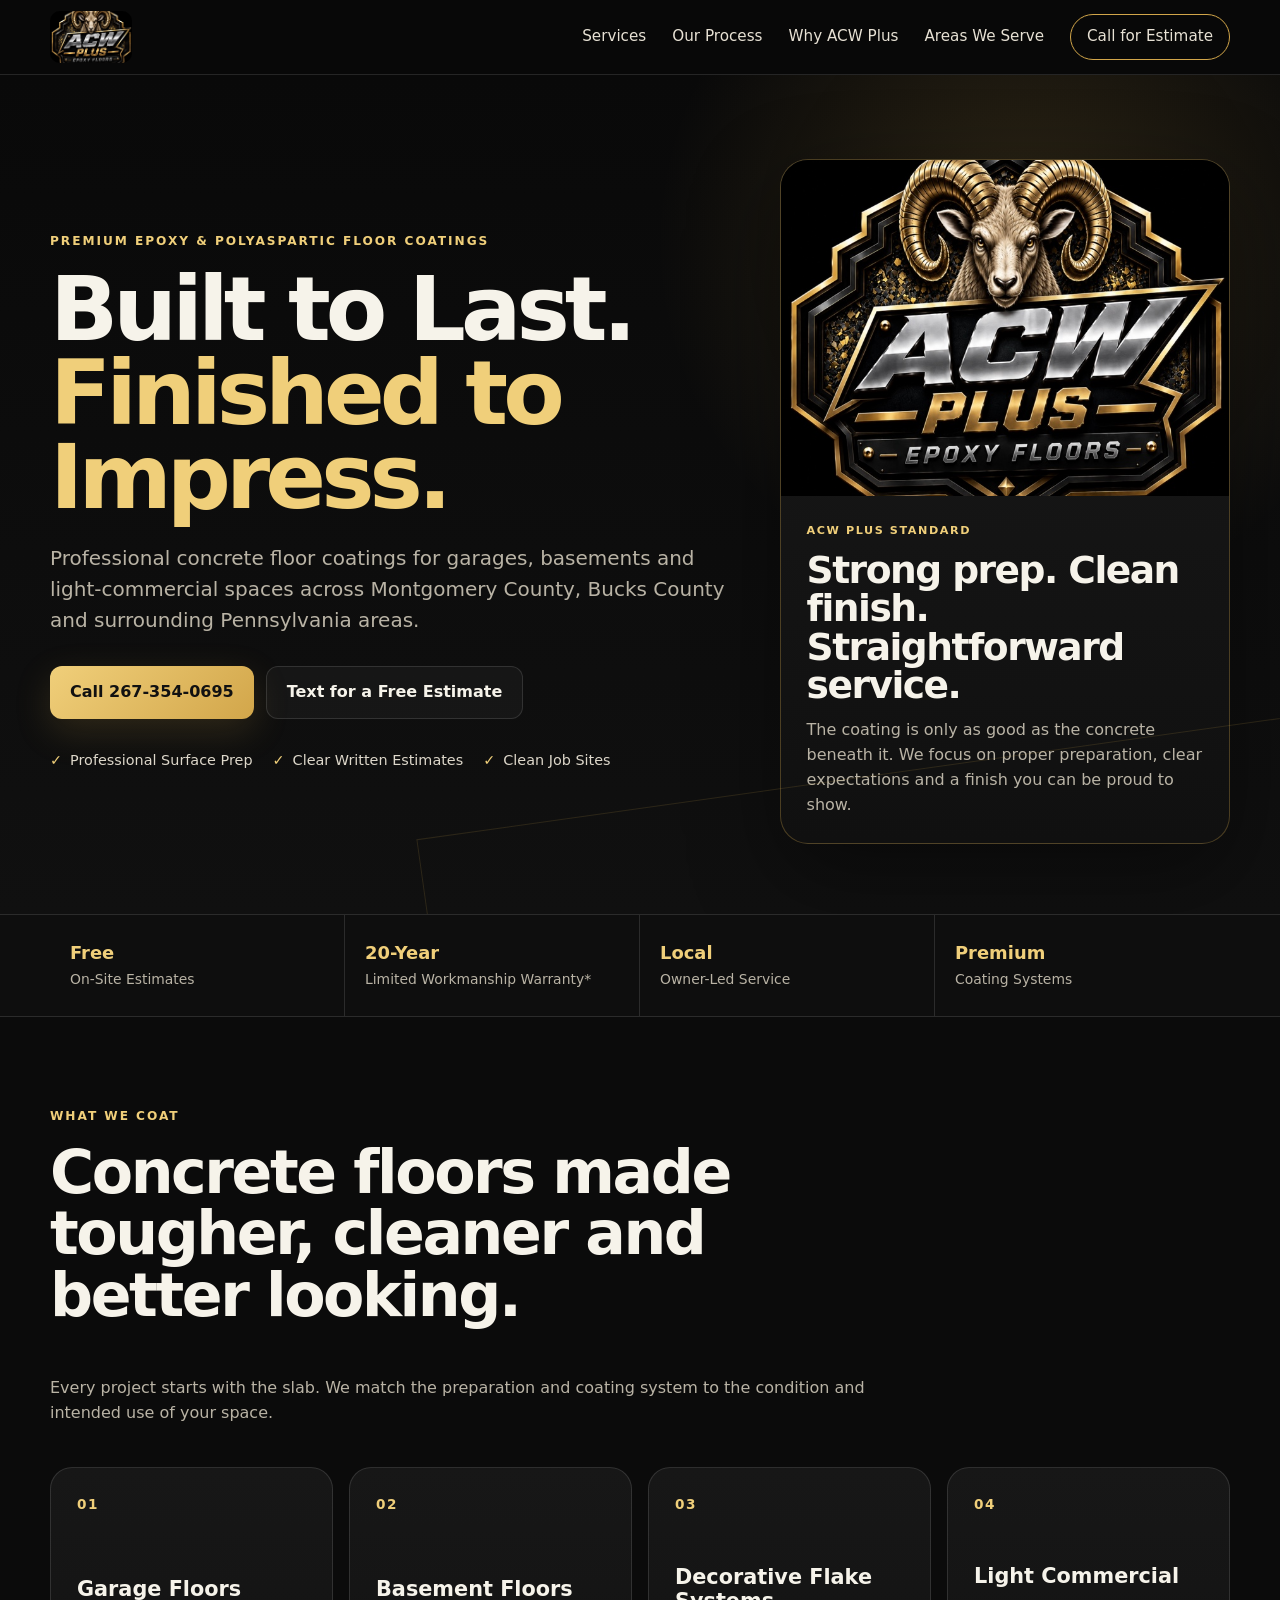
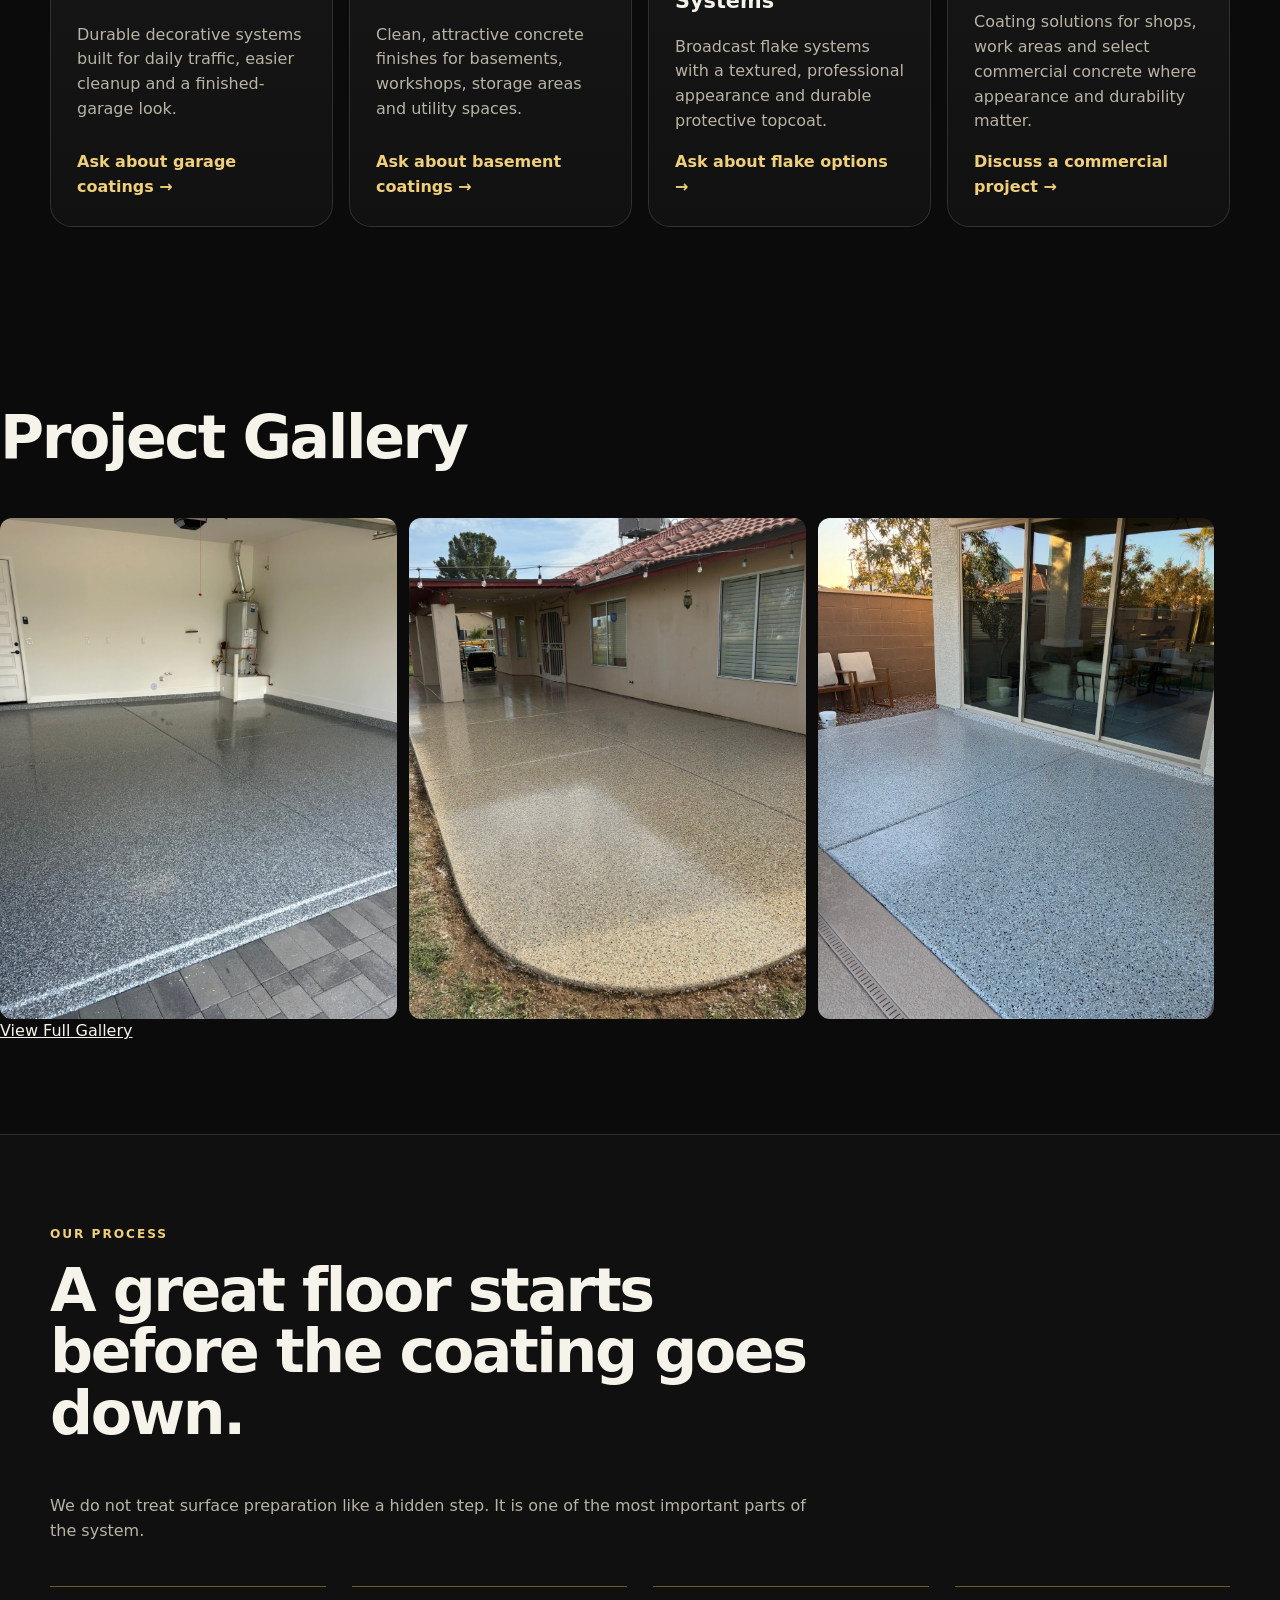
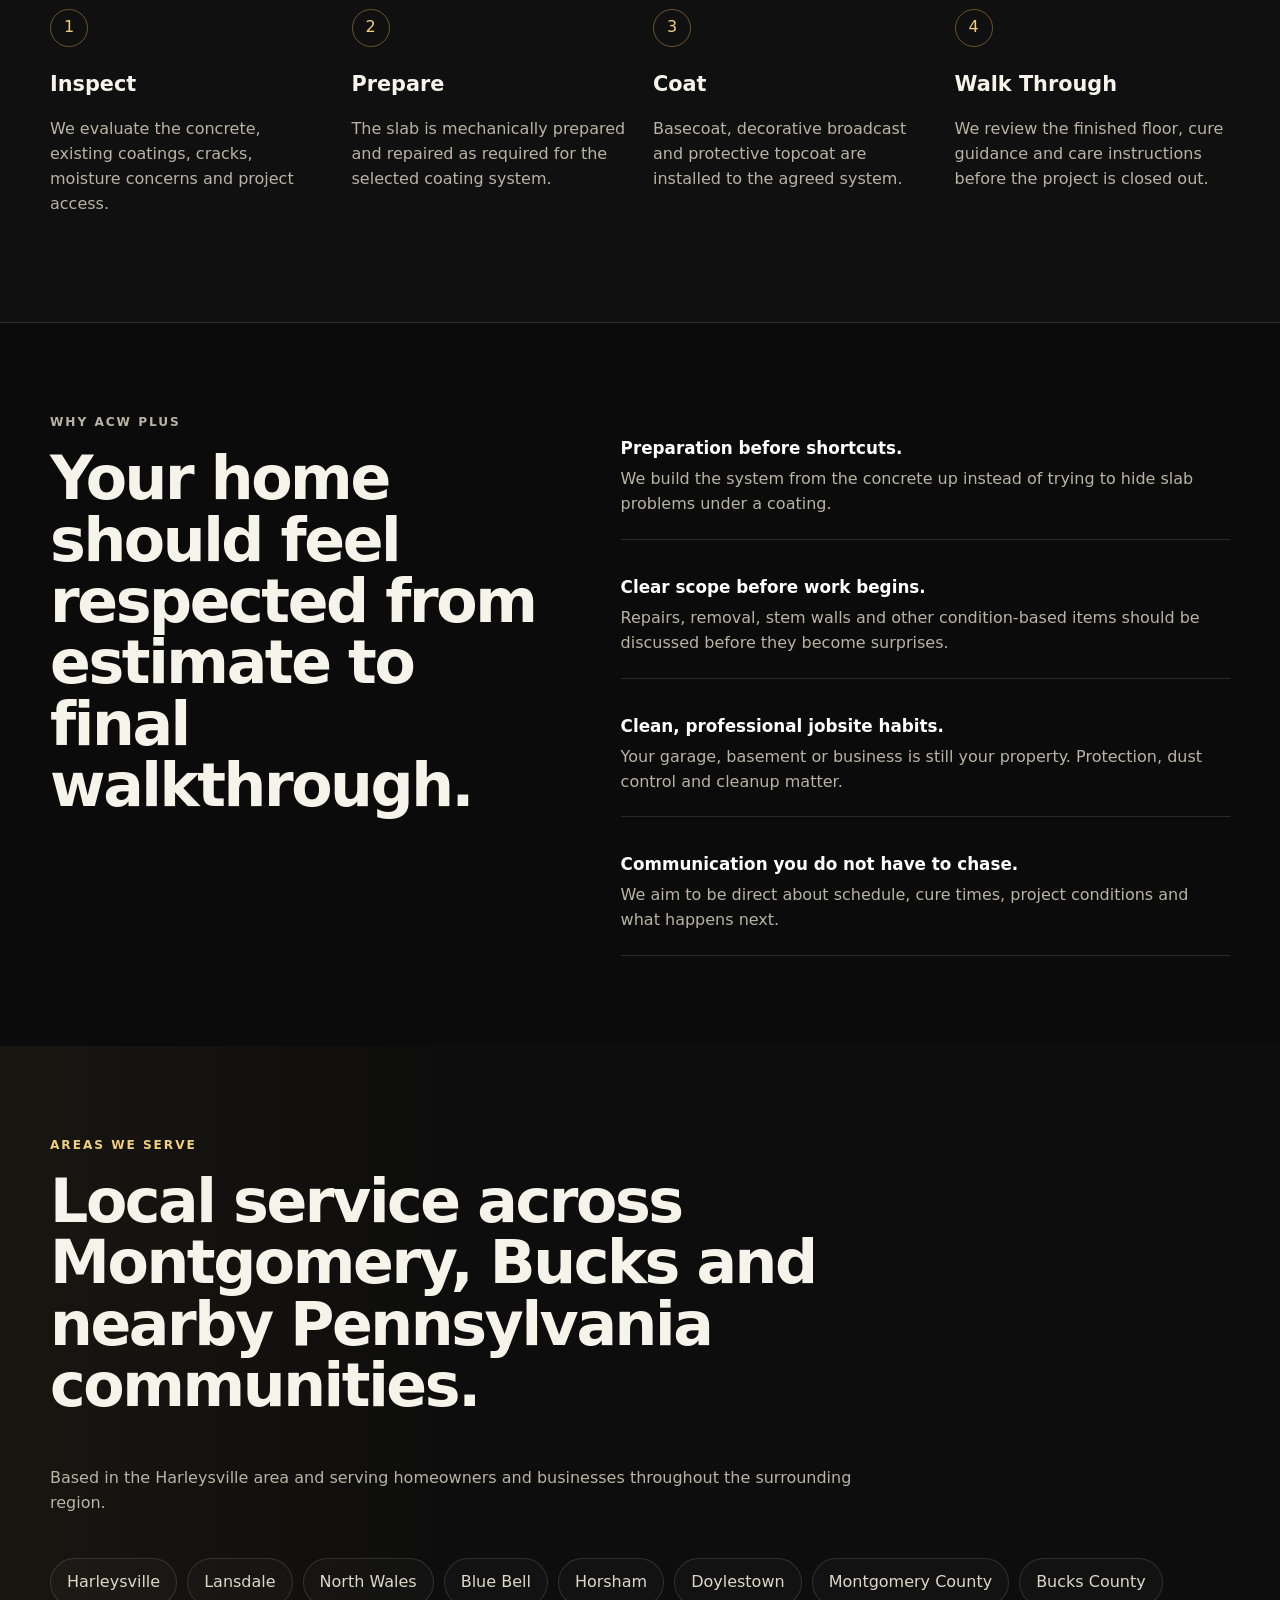
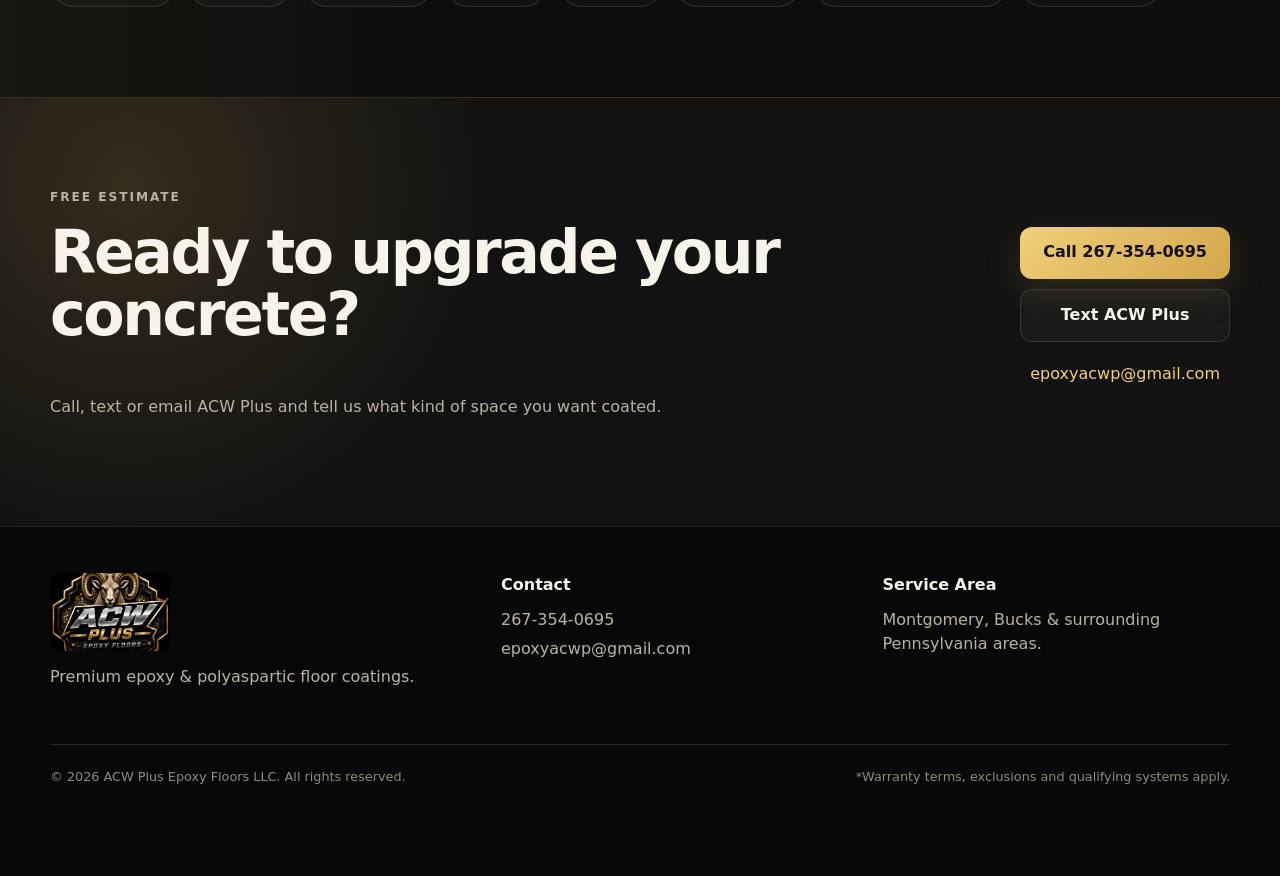
<file: index.html>
<!doctype html>
<html lang="en">
<head>
  <meta charset="utf-8" />
  <meta name="viewport" content="width=device-width, initial-scale=1" />
  <title>ACW Plus Epoxy Floors | Garage & Concrete Coatings in Montgomery County, PA</title>
  <meta name="description" content="Premium epoxy and polyaspartic floor coatings for garages, basements, patios and light-commercial spaces across Montgomery County, Bucks County and surrounding Pennsylvania areas. Free estimates." />
  <meta name="theme-color" content="#0b0b0b" />

  <!-- Add the final custom domain before launch:
  <link rel="canonical" href="https://YOURDOMAIN.com/" />
  -->

  <meta property="og:title" content="ACW Plus Epoxy Floors" />
  <meta property="og:description" content="Premium epoxy & polyaspartic floor coatings. Built to Last. Finished to Impress." />
  <meta property="og:type" content="website" />

  <link rel="preload" as="image" href="assets/acw-plus-logo.jpeg" />
  <link rel="stylesheet" href="styles.css" />

  <script type="application/ld+json">
  {
    "@context": "https://schema.org",
    "@type": "HomeAndConstructionBusiness",
    "name": "ACW Plus Epoxy Floors LLC",
    "telephone": "+1-267-354-0695",
    "email": "epoxyacwp@gmail.com",
    "description": "Premium epoxy and polyaspartic floor coatings for residential and light-commercial concrete.",
    "areaServed": [
      "Montgomery County, Pennsylvania",
      "Bucks County, Pennsylvania",
      "Philadelphia County, Pennsylvania"
    ],
    "serviceType": [
      "Garage floor coatings",
      "Basement floor coatings",
      "Concrete coatings",
      "Decorative flake systems"
    ]
  }
  </script>
</head>

<body>
  <header class="site-header" id="top">
    <div class="container nav-wrap">
      <a class="brand" href="#top" aria-label="ACW Plus home">
        <img src="assets/acw-plus-logo.jpeg" alt="ACW Plus Epoxy Floors ram logo" />
      </a>

      <button class="menu-button" aria-expanded="false" aria-controls="primary-nav">
        <span class="sr-only">Open menu</span>
        <span></span><span></span><span></span>
      </button>

      <nav id="primary-nav" class="primary-nav" aria-label="Primary navigation">
        <a href="#services">Services</a>
        <a href="#process">Our Process</a>
        <a href="#why-us">Why ACW Plus</a>
        <a href="#areas">Areas We Serve</a>
        <a class="nav-cta" href="tel:+12673540695">Call for Estimate</a>
      </nav>
    </div>
  </header>

  <main>
    <section class="hero">
      <div class="container hero-grid">
        <div class="hero-copy">
          <p class="eyebrow">Premium Epoxy & Polyaspartic Floor Coatings</p>
          <h1>Built to Last.<br><span>Finished to Impress.</span></h1>
          <p class="hero-text">
            Professional concrete floor coatings for garages, basements and light-commercial spaces
            across Montgomery County, Bucks County and surrounding Pennsylvania areas.
          </p>

          <div class="hero-actions">
            <a class="button button-primary" href="tel:+12673540695">Call 267-354-0695</a>
            <a class="button button-secondary" href="sms:+12673540695">Text for a Free Estimate</a>
          </div>

          <ul class="trust-row" aria-label="Key benefits">
            <li>Professional Surface Prep</li>
            <li>Clear Written Estimates</li>
            <li>Clean Job Sites</li>
          </ul>
        </div>

        <aside class="hero-card">
          <div class="hero-card-logo">
            <img src="assets/acw-plus-logo.jpeg" alt="" />
          </div>
          <div class="hero-card-content">
            <p class="mini-label">ACW PLUS STANDARD</p>
            <h2>Strong prep. Clean finish. Straightforward service.</h2>
            <p>
              The coating is only as good as the concrete beneath it. We focus on proper preparation,
              clear expectations and a finish you can be proud to show.
            </p>
          </div>
        </aside>
      </div>
    </section>

    <section class="credibility-strip" aria-label="ACW Plus service promise">
      <div class="container credibility-grid">
        <div><strong>Free</strong><span>On-Site Estimates</span></div>
        <div><strong>20-Year</strong><span>Limited Workmanship Warranty*</span></div>
        <div><strong>Local</strong><span>Owner-Led Service</span></div>
        <div><strong>Premium</strong><span>Coating Systems</span></div>
      </div>
    </section>

    <section class="section" id="services">
      <div class="container">
        <div class="section-heading">
          <p class="eyebrow">What We Coat</p>
          <h2>Concrete floors made tougher, cleaner and better looking.</h2>
          <p>
            Every project starts with the slab. We match the preparation and coating system to the
            condition and intended use of your space.
          </p>
        </div>

        <div class="card-grid services-grid">
          <article class="service-card">
            <div class="card-number">01</div>
            
            
            <h3>Garage Floors</h3>
            <p>Durable decorative systems built for daily traffic, easier cleanup and a finished-garage look.</p>
            <a href="tel:+12673540695">Ask about garage coatings →</a>
          </article>

          <article class="service-card">
            <div class="card-number">02</div>
            <h3>Basement Floors</h3>
            <p>Clean, attractive concrete finishes for basements, workshops, storage areas and utility spaces.</p>
            <a href="tel:+12673540695">Ask about basement coatings →</a>
          </article>

          <article class="service-card">
            <div class="card-number">03</div>
            <h3>Decorative Flake Systems</h3>
            <p>Broadcast flake systems with a textured, professional appearance and durable protective topcoat.</p>
            <a href="tel:+12673540695">Ask about flake options →</a>
          </article>

          <article class="service-card">
            <div class="card-number">04</div>
            <h3>Light Commercial</h3>
            <p>Coating solutions for shops, work areas and select commercial concrete where appearance and durability matter.</p>
            <a href="mailto:epoxyacwp@gmail.com">Discuss a commercial project →</a>
          </article>
        </div>
      </div>
    </section>

    <section id="gallery" class="section">
  <h2>Project Gallery</h2>
  <div class="gallery-grid">
    <img src="assets/2.JPEG" alt="Finished garage floor coating by ACW Plus Epoxy Floors">
    <img src="assets/3.JPEG" alt="Finished epoxy floor project by ACW Plus Epoxy Floors">
    <img src="assets/4.JPEG" alt="Decorative flake floor coating by ACW Plus Epoxy Floors">
   
    
  </div>
      <a href="gallery.html" class="gallery-button">View Full Gallery</a>
</section>

    <section class="section section-dark" id="process">
      <div class="container">
        <div class="section-heading narrow">
          <p class="eyebrow">Our Process</p>
          <h2>A great floor starts before the coating goes down.</h2>
          <p>We do not treat surface preparation like a hidden step. It is one of the most important parts of the system.</p>
        </div>

        <div class="process-grid">
          <article><span>1</span><h3>Inspect</h3><p>We evaluate the concrete, existing coatings, cracks, moisture concerns and project access.</p></article>
          <article><span>2</span><h3>Prepare</h3><p>The slab is mechanically prepared and repaired as required for the selected coating system.</p></article>
          <article><span>3</span><h3>Coat</h3><p>Basecoat, decorative broadcast and protective topcoat are installed to the agreed system.</p></article>
          <article><span>4</span><h3>Walk Through</h3><p>We review the finished floor, cure guidance and care instructions before the project is closed out.</p></article>
        </div>
      </div>
    </section>

    <section class="section" id="why-us">
      <div class="container split">
        <div>
          <p class="eyebrow">Why ACW Plus</p>
          <h2>Your home should feel respected from estimate to final walkthrough.</h2>
        </div>

        <div class="check-list">
          <div>
            <strong>Preparation before shortcuts.</strong>
            <p>We build the system from the concrete up instead of trying to hide slab problems under a coating.</p>
          </div>
          <div>
            <strong>Clear scope before work begins.</strong>
            <p>Repairs, removal, stem walls and other condition-based items should be discussed before they become surprises.</p>
          </div>
          <div>
            <strong>Clean, professional jobsite habits.</strong>
            <p>Your garage, basement or business is still your property. Protection, dust control and cleanup matter.</p>
          </div>
          <div>
            <strong>Communication you do not have to chase.</strong>
            <p>We aim to be direct about schedule, cure times, project conditions and what happens next.</p>
          </div>
        </div>
      </div>
    </section>

    <section class="section areas" id="areas">
      <div class="container">
        <div class="section-heading">
          <p class="eyebrow">Areas We Serve</p>
          <h2>Local service across Montgomery, Bucks and nearby Pennsylvania communities.</h2>
          <p>
            Based in the Harleysville area and serving homeowners and businesses throughout the surrounding region.
          </p>
        </div>

        <div class="area-pills" aria-label="Service areas">
          <span>Harleysville</span>
          <span>Lansdale</span>
          <span>North Wales</span>
          <span>Blue Bell</span>
          <span>Horsham</span>
          <span>Doylestown</span>
          <span>Montgomery County</span>
          <span>Bucks County</span>
        </div>
      </div>
    </section>

    <section class="section final-cta" id="estimate">
      <div class="container final-cta-inner">
        <div>
          <p class="eyebrow">Free Estimate</p>
          <h2>Ready to upgrade your concrete?</h2>
          <p>Call, text or email ACW Plus and tell us what kind of space you want coated.</p>
        </div>

        <div class="contact-stack">
          <a class="button button-primary" href="tel:+12673540695">Call 267-354-0695</a>
          <a class="button button-secondary" href="sms:+12673540695">Text ACW Plus</a>
          <a class="text-link" href="mailto:epoxyacwp@gmail.com">epoxyacwp@gmail.com</a>
        </div>
      </div>
    </section>
  </main>

  <footer class="site-footer">
    <div class="container footer-grid">
      <div class="footer-brand">
        <img src="assets/acw-plus-logo.jpeg" alt="ACW Plus Epoxy Floors" />
        <p>Premium epoxy & polyaspartic floor coatings.</p>
      </div>

      <div>
        <strong>Contact</strong>
        <a href="tel:+12673540695">267-354-0695</a>
        <a href="mailto:epoxyacwp@gmail.com">epoxyacwp@gmail.com</a>
      </div>

      <div>
        <strong>Service Area</strong>
        <p>Montgomery, Bucks & surrounding Pennsylvania areas.</p>
      </div>
    </div>

    <div class="container footer-bottom">
      <span>© <span id="year"></span> ACW Plus Epoxy Floors LLC. All rights reserved.</span>
      <span>*Warranty terms, exclusions and qualifying systems apply.</span>
    </div>
  </footer>

  <div class="mobile-action-bar" aria-label="Quick contact">
    <a href="tel:+12673540695">Call</a>
    <a href="sms:+12673540695">Text</a>
    <a href="mailto:epoxyacwp@gmail.com">Email</a>
  </div>

  <script src="script.js"></script>
</body>
</html>
</file>
<file: styles.css>
:root {
  --bg: #0b0b0b;
  --bg-soft: #141414;
  --panel: #191919;
  --text: #f6f3ea;
  --muted: #b9b3a5;
  --gold: #d2a64a;
  --gold-light: #f0cf7a;
  --line: rgba(255,255,255,.12);
  --white: #ffffff;
  --max: 1180px;
  --radius: 22px;
}

* { box-sizing: border-box; }

html { scroll-behavior: smooth; }

body {
  margin: 0;
  background: var(--bg);
  color: var(--text);
  font-family: Inter, ui-sans-serif, system-ui, -apple-system, BlinkMacSystemFont, "Segoe UI", sans-serif;
  line-height: 1.55;
  -webkit-font-smoothing: antialiased;
}

img { max-width: 100%; display: block; }
a { color: inherit; }
button, input, textarea { font: inherit; }

.container {
  width: min(calc(100% - 36px), var(--max));
  margin-inline: auto;
}

.sr-only {
  position: absolute;
  width: 1px; height: 1px;
  padding: 0; margin: -1px;
  overflow: hidden; clip: rect(0,0,0,0);
  white-space: nowrap; border: 0;
}

.site-header {
  position: sticky;
  top: 0;
  z-index: 50;
  background: rgba(8,8,8,.90);
  backdrop-filter: blur(16px);
  border-bottom: 1px solid var(--line);
}

.nav-wrap {
  min-height: 74px;
  display: flex;
  align-items: center;
  justify-content: space-between;
  gap: 24px;
}

.brand img {
  width: 82px;
  height: 52px;
  object-fit: cover;
  object-position: center;
  border-radius: 10px;
}

.primary-nav {
  display: flex;
  align-items: center;
  gap: 26px;
}

.primary-nav a {
  text-decoration: none;
  color: #e7e1d4;
  font-size: .95rem;
}

.primary-nav a:hover { color: var(--gold-light); }

.nav-cta {
  border: 1px solid var(--gold);
  border-radius: 999px;
  padding: 10px 16px;
}

.menu-button {
  display: none;
  width: 42px;
  height: 42px;
  border-radius: 10px;
  border: 1px solid var(--line);
  background: transparent;
  padding: 10px;
}

.menu-button span:not(.sr-only) {
  display: block;
  height: 2px;
  background: var(--white);
  margin: 5px 0;
}

.hero {
  position: relative;
  overflow: hidden;
  padding: 84px 0 70px;
  background:
    radial-gradient(circle at 80% 20%, rgba(210,166,74,.18), transparent 30%),
    linear-gradient(180deg, #090909 0%, #101010 100%);
}

.hero::after {
  content: "";
  position: absolute;
  inset: auto -10% -45% 35%;
  height: 520px;
  border: 1px solid rgba(210,166,74,.15);
  transform: rotate(-8deg);
  pointer-events: none;
}

.hero-grid {
  display: grid;
  grid-template-columns: 1.2fr .8fr;
  gap: 54px;
  align-items: center;
}

.eyebrow {
  margin: 0 0 16px;
  color: var(--gold-light);
  font-weight: 800;
  font-size: .76rem;
  letter-spacing: .16em;
  text-transform: uppercase;
}

h1, h2, h3, p { margin-top: 0; }

h1 {
  margin-bottom: 24px;
  max-width: 800px;
  font-size: clamp(3rem, 7vw, 6.5rem);
  line-height: .94;
  letter-spacing: -.055em;
}

h1 span { color: var(--gold-light); }

h2 {
  font-size: clamp(2rem, 4.7vw, 4rem);
  line-height: 1.02;
  letter-spacing: -.04em;
}

h3 {
  font-size: 1.3rem;
  line-height: 1.15;
}

.hero-text {
  max-width: 700px;
  font-size: clamp(1rem, 2vw, 1.25rem);
  color: var(--muted);
}

.hero-actions {
  display: flex;
  flex-wrap: wrap;
  gap: 12px;
  margin: 30px 0;
}

.button {
  min-height: 52px;
  display: inline-flex;
  align-items: center;
  justify-content: center;
  padding: 13px 20px;
  border-radius: 12px;
  text-decoration: none;
  font-weight: 800;
}

.button-primary {
  background: linear-gradient(135deg, var(--gold-light), var(--gold));
  color: #111;
  box-shadow: 0 12px 36px rgba(210,166,74,.17);
}

.button-secondary {
  border: 1px solid var(--line);
  background: rgba(255,255,255,.035);
}

.trust-row {
  list-style: none;
  display: flex;
  flex-wrap: wrap;
  gap: 10px 20px;
  padding: 0;
  margin: 28px 0 0;
  color: #ddd7ca;
  font-size: .9rem;
}

.trust-row li::before {
  content: "✓";
  color: var(--gold-light);
  margin-right: 8px;
}

.hero-card {
  border-radius: 28px;
  overflow: hidden;
  border: 1px solid rgba(210,166,74,.3);
  background: linear-gradient(180deg, #191919, #101010);
  box-shadow: 0 30px 90px rgba(0,0,0,.4);
}

.hero-card-logo {
  aspect-ratio: 4/3;
  background: #050505;
  overflow: hidden;
}

.hero-card-logo img {
  width: 100%;
  height: 100%;
  object-fit: cover;
}

.hero-card-content { padding: 26px; }

.hero-card-content h2 {
  font-size: clamp(1.55rem, 3vw, 2.35rem);
  margin-bottom: 14px;
}

.hero-card-content p:last-child { color: var(--muted); margin-bottom: 0; }

.mini-label {
  font-size: .7rem;
  color: var(--gold-light);
  font-weight: 800;
  letter-spacing: .14em;
}

.credibility-strip {
  border-top: 1px solid var(--line);
  border-bottom: 1px solid var(--line);
  background: #0e0e0e;
}

.credibility-grid {
  display: grid;
  grid-template-columns: repeat(4, 1fr);
}

.credibility-grid > div {
  padding: 24px 20px;
  border-right: 1px solid var(--line);
}

.credibility-grid > div:last-child { border-right: 0; }
.credibility-grid strong { display: block; color: var(--gold-light); font-size: 1.12rem; }
.credibility-grid span { color: var(--muted); font-size: .87rem; }

.section { padding: 90px 0; }
.section-dark { background: #101010; border-block: 1px solid var(--line); }

.section-heading {
  max-width: 820px;
  margin-bottom: 42px;
}

.section-heading p:last-child,
.split p,
.check-list p,
.service-card p,
.process-grid p,
.final-cta p,
.site-footer p { color: var(--muted); }

.section-heading.narrow { max-width: 760px; }

.card-grid {
  display: grid;
  grid-template-columns: repeat(4, 1fr);
  gap: 16px;
}

.service-card {
  min-height: 320px;
  display: flex;
  flex-direction: column;
  padding: 26px;
  border: 1px solid var(--line);
  border-radius: var(--radius);
  background: linear-gradient(180deg, #171717, #111111);
}

.service-card:hover { border-color: rgba(210,166,74,.45); transform: translateY(-2px); }
.service-card { transition: .2s ease; }

.card-number {
  margin-bottom: auto;
  color: var(--gold-light);
  font-size: .85rem;
  font-weight: 900;
  letter-spacing: .12em;
}

.service-card h3 { margin-top: 50px; }
.service-card a { margin-top: auto; text-decoration: none; color: var(--gold-light); font-weight: 700; }

.process-grid {
  display: grid;
  grid-template-columns: repeat(4, 1fr);
  gap: 26px;
}

.process-grid article {
  border-top: 1px solid rgba(210,166,74,.5);
  padding-top: 22px;
}

.process-grid span {
  display: inline-flex;
  width: 38px;
  height: 38px;
  align-items: center;
  justify-content: center;
  border: 1px solid rgba(210,166,74,.45);
  border-radius: 50%;
  color: var(--gold-light);
  margin-bottom: 26px;
}

.split {
  display: grid;
  grid-template-columns: .9fr 1.1fr;
  gap: 72px;
  align-items: start;
}

.check-list {
  display: grid;
  gap: 12px;
}

.check-list > div {
  padding: 22px 0;
  border-bottom: 1px solid var(--line);
}

.check-list strong {
  display: block;
  color: var(--white);
  margin-bottom: 6px;
  font-size: 1.05rem;
}

.check-list p { margin-bottom: 0; }

.areas {
  background:
    linear-gradient(90deg, rgba(210,166,74,.06), transparent 35%),
    #0d0d0d;
}

.area-pills {
  display: flex;
  flex-wrap: wrap;
  gap: 10px;
}

.area-pills span {
  border: 1px solid var(--line);
  border-radius: 999px;
  padding: 11px 16px;
  color: #ded7c8;
  background: rgba(255,255,255,.025);
}

.final-cta {
  background:
    radial-gradient(circle at 10% 20%, rgba(210,166,74,.18), transparent 30%),
    #121212;
  border-top: 1px solid rgba(210,166,74,.2);
}

.final-cta-inner {
  display: grid;
  grid-template-columns: 1fr auto;
  gap: 60px;
  align-items: center;
}

.contact-stack {
  display: grid;
  gap: 10px;
  min-width: min(100%, 310px);
}

.text-link {
  text-align: center;
  color: var(--gold-light);
  text-decoration: none;
  padding: 10px;
}

.site-footer {
  padding: 46px 0 90px;
  background: #080808;
  border-top: 1px solid var(--line);
}

.footer-grid {
  display: grid;
  grid-template-columns: 1.2fr 1fr 1fr;
  gap: 34px;
}

.footer-brand img {
  width: 120px;
  height: 78px;
  object-fit: cover;
  border-radius: 12px;
  margin-bottom: 14px;
}

.footer-grid strong { display: block; margin-bottom: 10px; }
.footer-grid a { display: block; color: var(--muted); text-decoration: none; margin: 5px 0; }

.footer-bottom {
  margin-top: 38px;
  padding-top: 22px;
  border-top: 1px solid var(--line);
  display: flex;
  justify-content: space-between;
  gap: 20px;
  color: #8f8a80;
  font-size: .8rem;
}

.mobile-action-bar {
  display: none;
}

@media (max-width: 980px) {
  .card-grid { grid-template-columns: repeat(2, 1fr); }
  .hero-grid { grid-template-columns: 1fr; }
  .hero-card { max-width: 700px; }
  .process-grid { grid-template-columns: repeat(2, 1fr); }
  .split { grid-template-columns: 1fr; gap: 32px; }
}

@media (max-width: 760px) {
  .container { width: min(calc(100% - 26px), var(--max)); }

  .site-header { position: sticky; }

  .menu-button { display: block; }

  .primary-nav {
    position: absolute;
    top: 74px;
    left: 13px;
    right: 13px;
    display: none;
    flex-direction: column;
    align-items: stretch;
    gap: 4px;
    padding: 12px;
    background: rgba(12,12,12,.98);
    border: 1px solid var(--line);
    border-radius: 16px;
    box-shadow: 0 24px 80px rgba(0,0,0,.5);
  }

  .primary-nav.open { display: flex; }
  .primary-nav a { padding: 12px 10px; }
  .nav-cta { text-align: center; }

  .hero { padding: 58px 0 48px; }
  h1 { font-size: clamp(3.3rem, 16vw, 5.2rem); }
  .hero-actions { display: grid; }
  .button { width: 100%; }

  .trust-row { display: grid; gap: 8px; }

  .hero-card-content { padding: 22px; }

  .credibility-grid {
    grid-template-columns: repeat(2, 1fr);
  }

  .credibility-grid > div {
    border-bottom: 1px solid var(--line);
  }

  .credibility-grid > div:nth-child(2) { border-right: 0; }

  .section { padding: 66px 0; }
  .card-grid,
  .process-grid { grid-template-columns: 1fr; }

  .service-card { min-height: 260px; }

  .final-cta-inner,
  .footer-grid { grid-template-columns: 1fr; gap: 28px; }

  .footer-bottom {
    flex-direction: column;
    padding-bottom: 12px;
  }

  .site-footer { padding-bottom: 112px; }

  .mobile-action-bar {
    position: fixed;
    left: 10px;
    right: 10px;
    bottom: 10px;
    z-index: 60;
    display: grid;
    grid-template-columns: repeat(3, 1fr);
    overflow: hidden;
    border: 1px solid rgba(210,166,74,.4);
    border-radius: 16px;
    background: rgba(10,10,10,.94);
    backdrop-filter: blur(14px);
    box-shadow: 0 16px 60px rgba(0,0,0,.45);
  }

  .mobile-action-bar a {
    padding: 14px 8px;
    text-align: center;
    text-decoration: none;
    font-weight: 800;
    border-right: 1px solid var(--line);
  }

  .mobile-action-bar a:last-child { border-right: 0; }
  .mobile-action-bar a:first-child { color: #111; background: linear-gradient(135deg, var(--gold-light), var(--gold)); }
}

@media (prefers-reduced-motion: reduce) {
  html { scroll-behavior: auto; }
  * { transition: none !important; }
}

.gallery-grid {
  display: flex;
  gap: 12px;
  flex-wrap: wrap;
}

.gallery-grid img {
  width: 31%;
  border-radius: 12px;
  height: auto;
  display: block;
  object-fit: cover;
}
</file>
